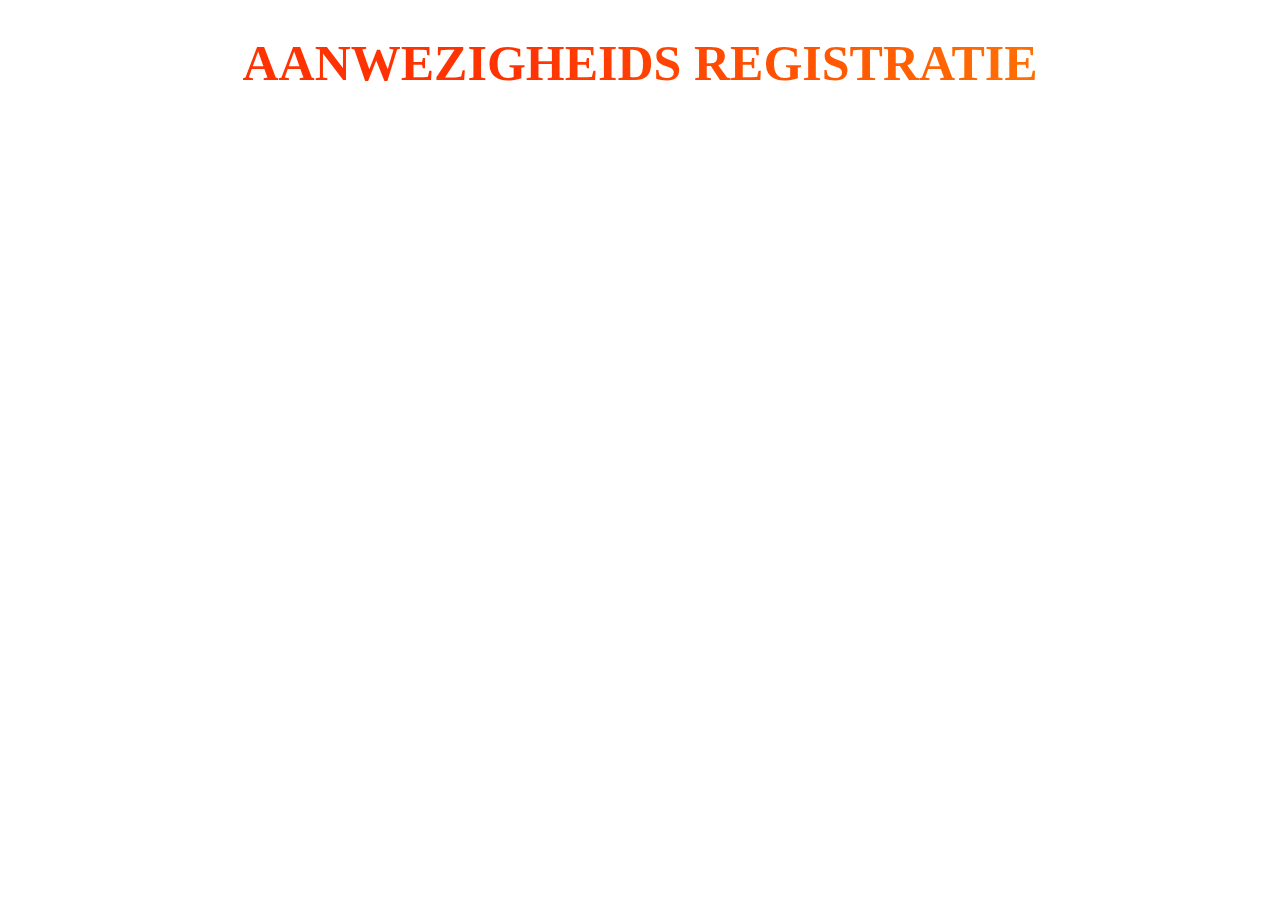
<file: animate/index.html>
<!DOCTYPE html>
<html lang="en" >
<head>
<meta charset="UTF-8">
<title></title>
<link href="https://fonts.googleapis.com/css?family=Roboto:900" rel="stylesheet">
<style>
html {
height: 100%;
}

h1 {
font-size: 50px;
text-transform:uppercase;
font-family: "Times New Roman", Times, serif;
}
.linear-wipe {
text-align: center;
background: -webkit-gradient(linear, left top, right top, color-stop(20%, #FF3202), color-stop(40%, #FF6E02), color-stop(60%, #FF6E02), color-stop(80%, #FF3202));
background: linear-gradient(to right, #FF3202 20%, #FF6E02 40%, #FF6E02 60%, #FF3202 80%);
background-size: 200% auto;
color: #000;
background-clip: text;
text-fill-color: transparent;
-webkit-background-clip: text;
-webkit-text-fill-color: transparent;
-webkit-animation: shine 3s linear infinite;
animation: shine 1s linear infinite;
}
@-webkit-keyframes shine {
to {
background-position: 200% center;
}
}
@keyframes shine {
to {
background-position: 200% center;
}
}
</style>
</head>
<body>

<h1 class="linear-wipe">Aanwezigheids Registratie</h1>
</body>
</html>
</file>
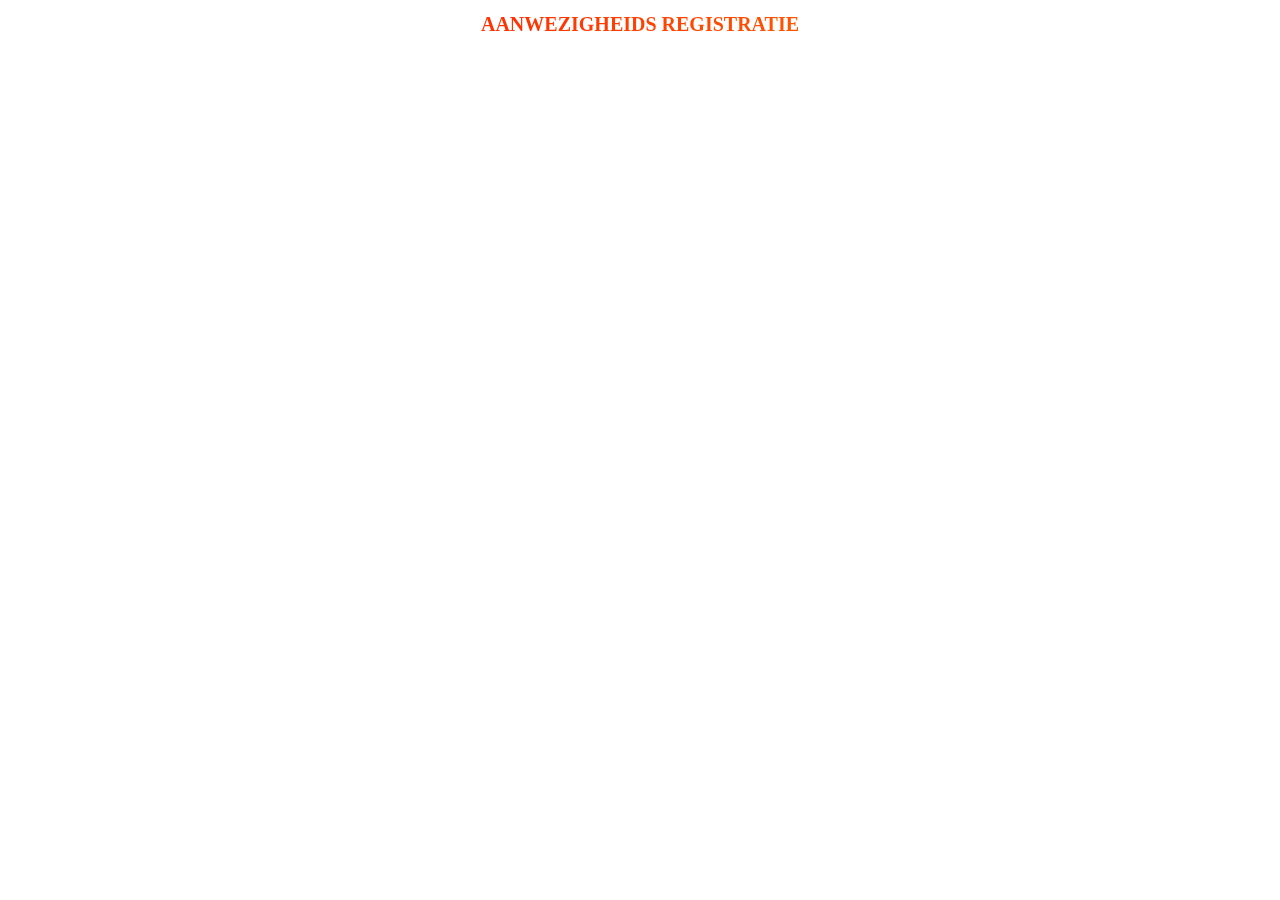
<file: view_my_attendance/animate/index.html>
<!DOCTYPE html>
<html lang="en" >
<head>
<meta charset="UTF-8">
<title></title>
<link href="https://fonts.googleapis.com/css?family=Roboto:900" rel="stylesheet">
<style>
html {
height: 100%;
}

h1 {
font-size: 20px;
text-transform:uppercase;
font-family: "Times New Roman", Times, serif;
}
.linear-wipe {
text-align: center;
background: -webkit-gradient(linear, left top, right top, color-stop(20%, #FF3202), color-stop(40%, #FF6E02), color-stop(60%, #FF6E02), color-stop(80%, #FF3202));
background: linear-gradient(to right, #FF3202 20%, #FF6E02 40%, #FF6E02 60%, #FF3202 80%);
background-size: 200% auto;
color: #000;
background-clip: text;
text-fill-color: transparent;
-webkit-background-clip: text;
-webkit-text-fill-color: transparent;
-webkit-animation: shine 3s linear infinite;
animation: shine 1s linear infinite;
}
@-webkit-keyframes shine {
to {
background-position: 200% center;
}
}
@keyframes shine {
to {
background-position: 200% center;
}
}
</style>
</head>
<body>

<h1 class="linear-wipe">Aanwezigheids Registratie</h1>
</body>
</html>
</file>
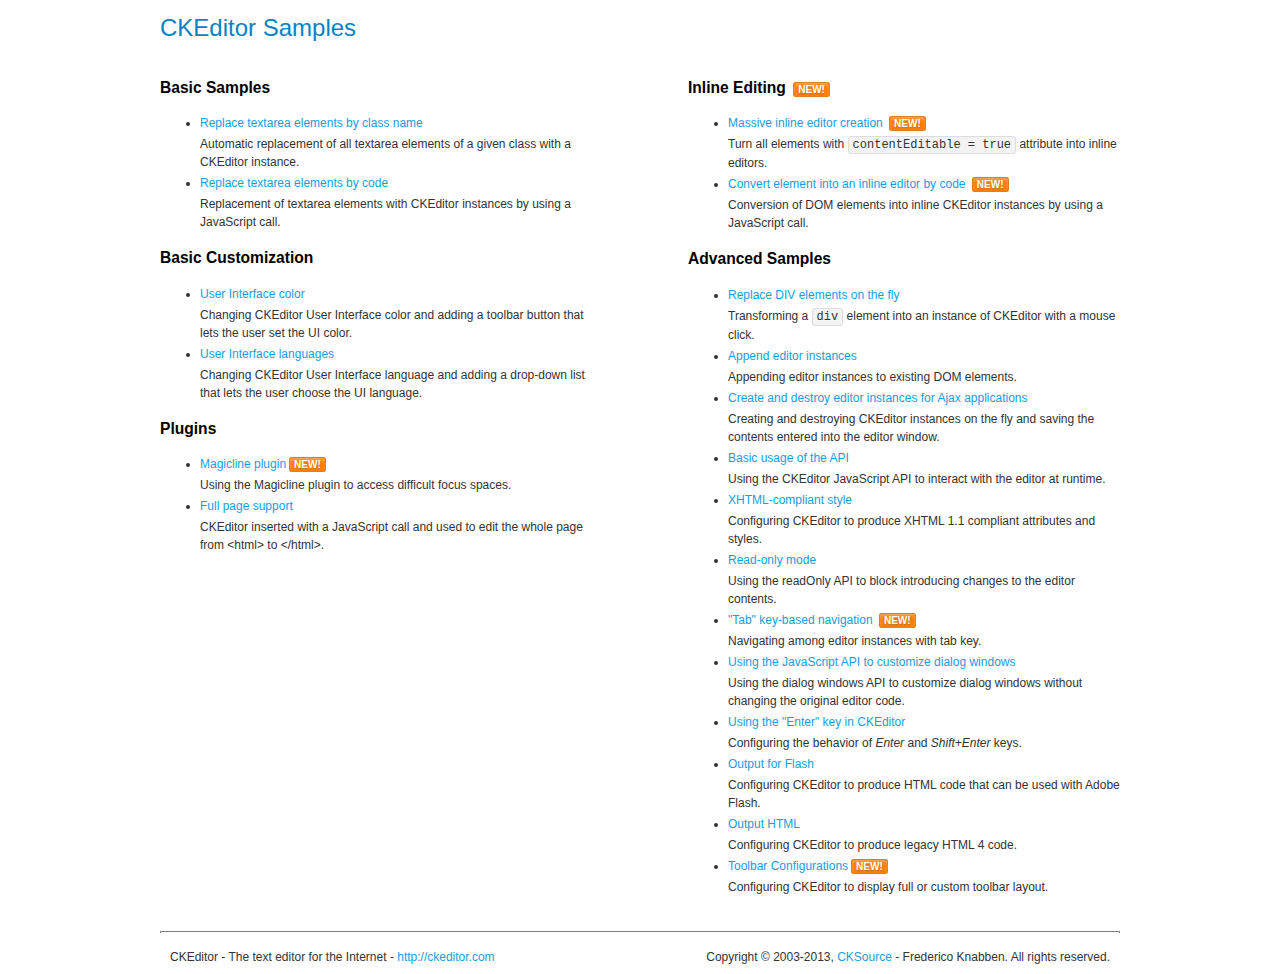
<file: view_my_attendance/assets3/ckeditor/samples/index.html>
<!DOCTYPE html>
<!--
Copyright (c) 2003-2013, CKSource - Frederico Knabben. All rights reserved.
For licensing, see LICENSE.html or http://ckeditor.com/license
-->
<html>
<head>
	<title>CKEditor Samples</title>
	<meta charset="utf-8">
	<link rel="stylesheet" href="sample.css">
</head>
<body>
	<h1 class="samples">
		CKEditor Samples
	</h1>
	<div class="twoColumns">
		<div class="twoColumnsLeft">
			<h2 class="samples">
				Basic Samples
			</h2>
			<dl class="samples">
				<dt><a class="samples" href="replacebyclass.html">Replace textarea elements by class name</a></dt>
				<dd>Automatic replacement of all textarea elements of a given class with a CKEditor instance.</dd>

				<dt><a class="samples" href="replacebycode.html">Replace textarea elements by code</a></dt>
				<dd>Replacement of textarea elements with CKEditor instances by using a JavaScript call.</dd>
			</dl>

			<h2 class="samples">
				Basic Customization
			</h2>
			<dl class="samples">
				<dt><a class="samples" href="uicolor.html">User Interface color</a></dt>
				<dd>Changing CKEditor User Interface color and adding a toolbar button that lets the user set the UI color.</dd>

				<dt><a class="samples" href="uilanguages.html">User Interface languages</a></dt>
				<dd>Changing CKEditor User Interface language and adding a drop-down list that lets the user choose the UI language.</dd>
			</dl>


			<h2 class="samples">Plugins</h2>
<dl class="samples">
<dt><a class="samples" href="plugins/magicline/magicline.html">Magicline plugin</a><span class="new">New!</span></dt>
<dd>Using the Magicline plugin to access difficult focus spaces.</dd>

<dt><a class="samples" href="plugins/wysiwygarea/fullpage.html">Full page support</a></dt>
<dd>CKEditor inserted with a JavaScript call and used to edit the whole page from &lt;html&gt; to &lt;/html&gt;.</dd>
</dl>
		</div>
		<div class="twoColumnsRight">
			<h2 class="samples">
				Inline Editing <span class="new">New!</span>
			</h2>
			<dl class="samples">
				<dt><a class="samples" href="inlineall.html">Massive inline editor creation</a> <span class="new">New!</span></dt>
				<dd>Turn all elements with <code>contentEditable = true</code> attribute into inline editors.</dd>

				<dt><a class="samples" href="inlinebycode.html">Convert element into an inline editor by code</a> <span class="new">New!</span></dt>
				<dd>Conversion of DOM elements into inline CKEditor instances by using a JavaScript call.</dd>

				
			</dl>

			<h2 class="samples">
				Advanced Samples
			</h2>
			<dl class="samples">
				<dt><a class="samples" href="divreplace.html">Replace DIV elements on the fly</a></dt>
				<dd>Transforming a <code>div</code> element into an instance of CKEditor with a mouse click.</dd>

				<dt><a class="samples" href="appendto.html">Append editor instances</a></dt>
				<dd>Appending editor instances to existing DOM elements.</dd>

				<dt><a class="samples" href="ajax.html">Create and destroy editor instances for Ajax applications</a></dt>
				<dd>Creating and destroying CKEditor instances on the fly and saving the contents entered into the editor window.</dd>

				<dt><a class="samples" href="api.html">Basic usage of the API</a></dt>
				<dd>Using the CKEditor JavaScript API to interact with the editor at runtime.</dd>

				<dt><a class="samples" href="xhtmlstyle.html">XHTML-compliant style</a></dt>
				<dd>Configuring CKEditor to produce XHTML 1.1 compliant attributes and styles.</dd>

				<dt><a class="samples" href="readonly.html">Read-only mode</a></dt>
				<dd>Using the readOnly API to block introducing changes to the editor contents.</dd>

				<dt><a class="samples" href="tabindex.html">"Tab" key-based navigation</a> <span class="new">New!</span></dt>
				<dd>Navigating among editor instances with tab key.</dd>


				
<dt><a class="samples" href="plugins/dialog/dialog.html">Using the JavaScript API to customize dialog windows</a></dt>
<dd>Using the dialog windows API to customize dialog windows without changing the original editor code.</dd>

<dt><a class="samples" href="plugins/enterkey/enterkey.html">Using the &quot;Enter&quot; key in CKEditor</a></dt>
<dd>Configuring the behavior of <em>Enter</em> and <em>Shift+Enter</em> keys.</dd>

<dt><a class="samples" href="plugins/htmlwriter/outputforflash.html">Output for Flash</a></dt>
<dd>Configuring CKEditor to produce HTML code that can be used with Adobe Flash.</dd>

<dt><a class="samples" href="plugins/htmlwriter/outputhtml.html">Output HTML</a></dt>
<dd>Configuring CKEditor to produce legacy HTML 4 code.</dd>

<dt><a class="samples" href="plugins/toolbar/toolbar.html">Toolbar Configurations</a><span class="new">New!</span></dt>
<dd>Configuring CKEditor to display full or custom toolbar layout.</dd>

			</dl>
		</div>
	</div>
	<div id="footer">
		<hr>
		<p>
			CKEditor - The text editor for the Internet - <a class="samples" href="http://ckeditor.com/">http://ckeditor.com</a>
		</p>
		<p id="copy">
			Copyright &copy; 2003-2013, <a class="samples" href="http://cksource.com/">CKSource</a> - Frederico Knabben. All rights reserved.
		</p>
	</div>
</body>
</html>
</file>
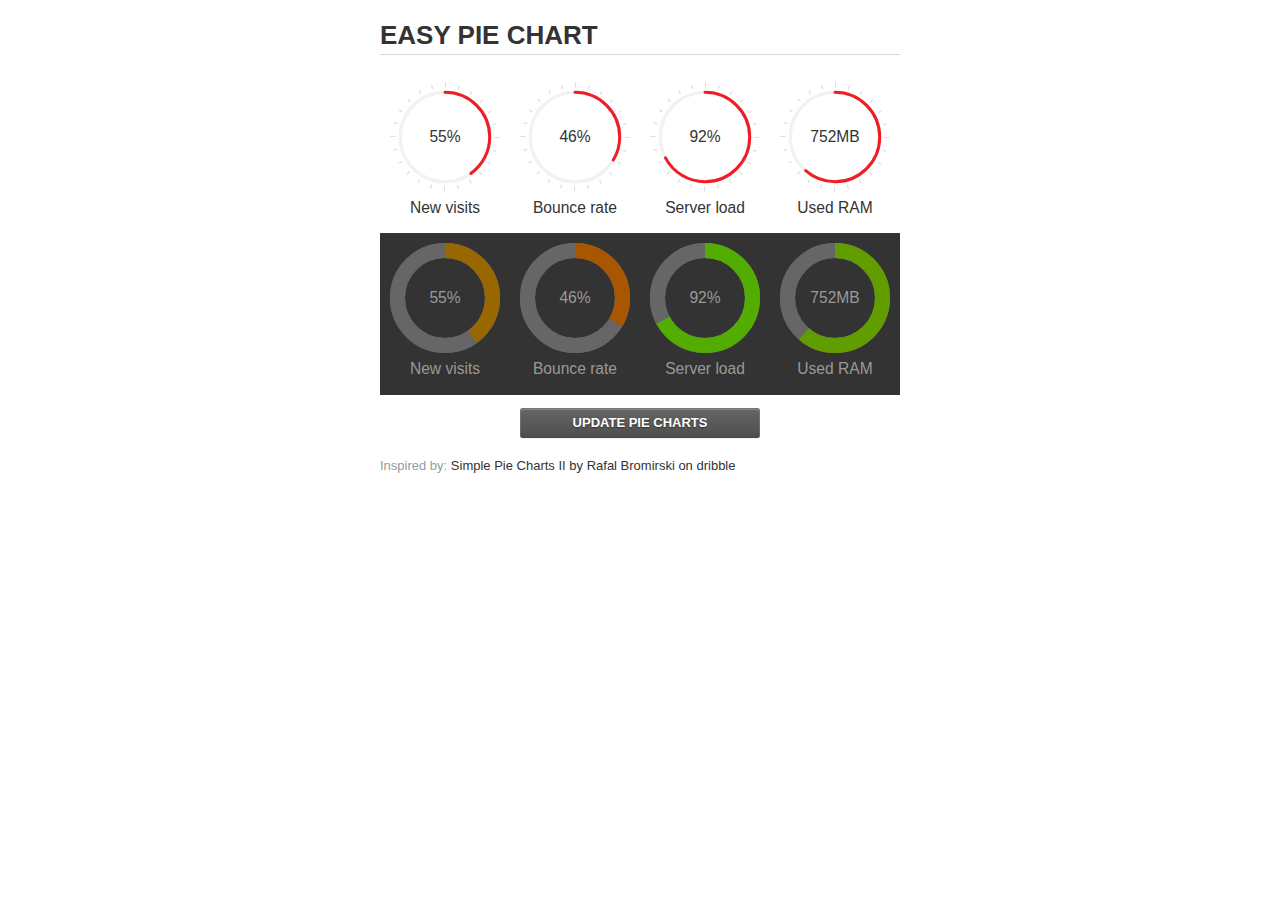
<file: view_my_attendance/assets3/jquery-easy-pie-chart/examples/index.html>
<!doctype html>
<html>
    <head>
        <meta charset="utf-8">
        <title>Easy Pie Chart</title>
        <script type="text/javascript" src="https://ajax.googleapis.com/ajax/libs/jquery/1.7.2/jquery.min.js"></script>
        <script type="text/javascript" src="http://html5shiv.googlecode.com/svn/trunk/html5.js"></script>
        <script type="text/javascript" src="excanvas.js"></script>
        <script type="text/javascript" src="../jquery.easy-pie-chart.js"></script>

        <link rel="stylesheet" type="text/css" href="style.css" media="screen">
        <link rel="stylesheet" type="text/css" href="../jquery.easy-pie-chart.css" media="screen">

        <meta name="viewport" content="width=device-width, initial-scale=1.0">

        <script type="text/javascript">
            var initPieChart = function() {
                $('.percentage').easyPieChart({
                    animate: 1000
                });
                $('.percentage-light').easyPieChart({
                    barColor: function(percent) {
                        percent /= 100;
                        return "rgb(" + Math.round(255 * (1-percent)) + ", " + Math.round(255 * percent) + ", 0)";
                    },
                    trackColor: '#666',
                    scaleColor: false,
                    lineCap: 'butt',
                    lineWidth: 15,
                    animate: 1000
                });

                $('.updateEasyPieChart').on('click', function(e) {
                  e.preventDefault();
                  $('.percentage, .percentage-light').each(function() {
                    var newValue = Math.round(100*Math.random());
                    $(this).data('easyPieChart').update(newValue);
                    $('span', this).text(newValue);
                  });
                });
            };
        </script>
    </head>
    <body onload="initPieChart();">
        <div class="container">
            <h1>EASY PIE CHART</h1>
            <div class="chart">
                <div class="percentage success" data-percent="55"><span>55</span>%</div>
                <div class="label">New visits</div>
            </div>
            <div class="chart">
                <div class="percentage" data-percent="46"><span>46</span>%</div>
                <div class="label">Bounce rate</div>
            </div>
            <div class="chart">
                <div class="percentage" data-percent="92"><span>92</span>%</div>
                <div class="label">Server load</div>
            </div>
            <div class="chart">
                <div class="percentage" data-percent="84"><span>752</span>MB</div>
                <div class="label">Used RAM</div>
            </div>
            <div style="clear:both;"></div>
            <div class="dark">
                <div class="chart">
                    <div id="sparkline_bar" class="percentage-light" data-percent="55"><span>55</span>%</div>
                    <div class="label">New visits</div>
                </div>
                <div class="chart">
                    <div id="sparkline_bar" class="percentage-light" data-percent="46"><span>46</span>%</div>
                    <div class="label">Bounce rate</div>
                </div>
                <div class="chart">
                    <div class="percentage-light" data-percent="92"><span>92</span>%</div>
                    <div class="label">Server load</div>
                </div>
                <div class="chart">
                    <div class="percentage-light" data-percent="84"><span>752</span>MB</div>
                    <div class="label">Used RAM</div>
                </div>
                <div style="clear:both;"></div>
            </div>

            <p><a href="#" class="button updateEasyPieChart">Update pie charts</a></p>

            <p class="credits">Inspired by: <a href="http://drbl.in/ezuc" target="_blank">Simple Pie Charts II by Rafal Bromirski on dribble</a></p>
        </div>
    </body>
</html>
</file>
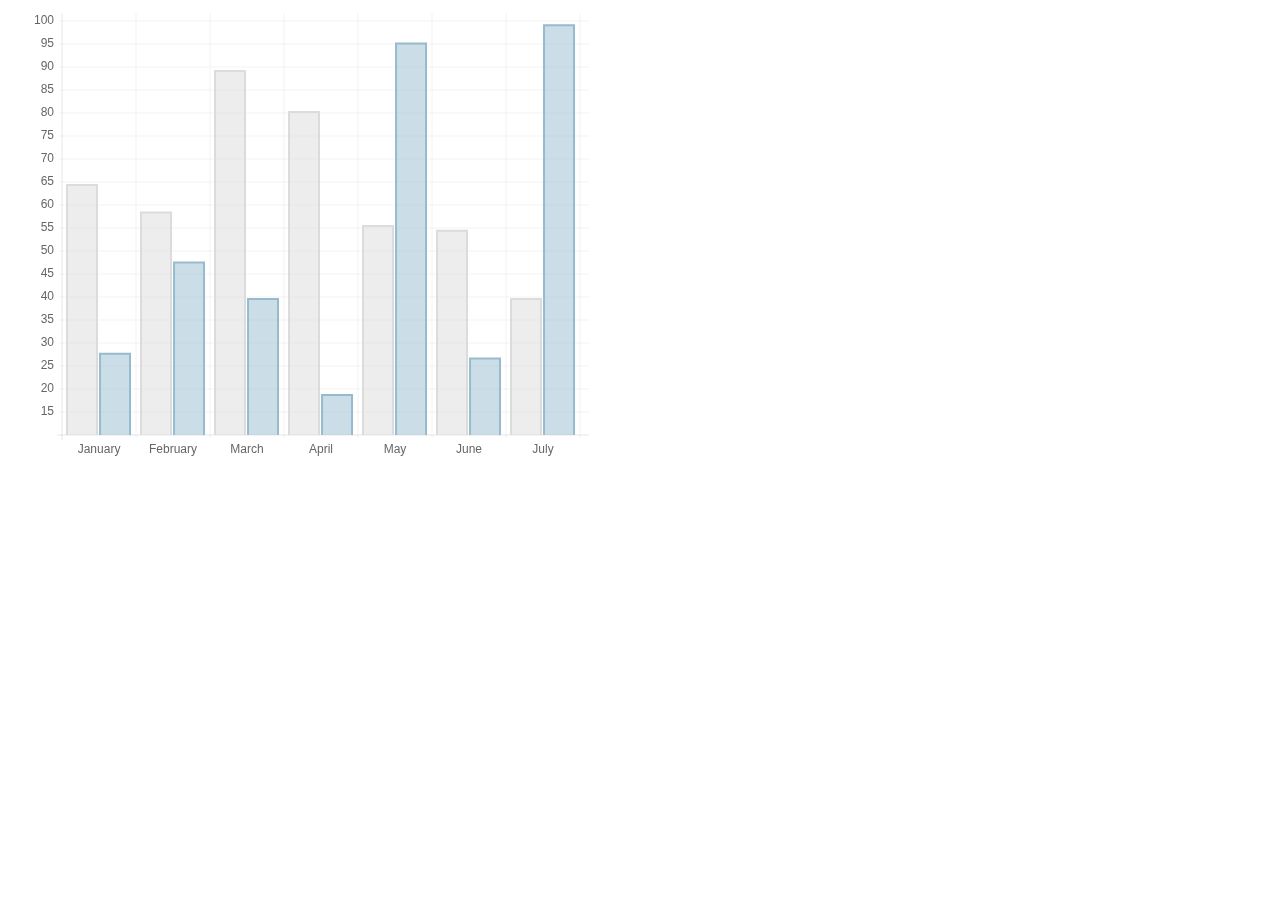
<file: view_my_attendance/assets3/chart-master/samples/bar.html>
<!doctype html>
<html>
	<head>
		<title>Bar Chart</title>
		<script src="../Chart.js"></script>
		<meta name = "viewport" content = "initial-scale = 1, user-scalable = no">
		<style>
			canvas{
			}
		</style>
	</head>
	<body>
		<canvas id="canvas" height="450" width="600"></canvas>


	<script>

		var barChartData = {
			labels : ["January","February","March","April","May","June","July"],
			datasets : [
				{
					fillColor : "rgba(220,220,220,0.5)",
					strokeColor : "rgba(220,220,220,1)",
					data : [65,59,90,81,56,55,40]
				},
				{
					fillColor : "rgba(151,187,205,0.5)",
					strokeColor : "rgba(151,187,205,1)",
					data : [28,48,40,19,96,27,100]
				}
			]
			
		}

	var myLine = new Chart(document.getElementById("canvas").getContext("2d")).Bar(barChartData);
	
	</script>
	</body>
</html>
</file>
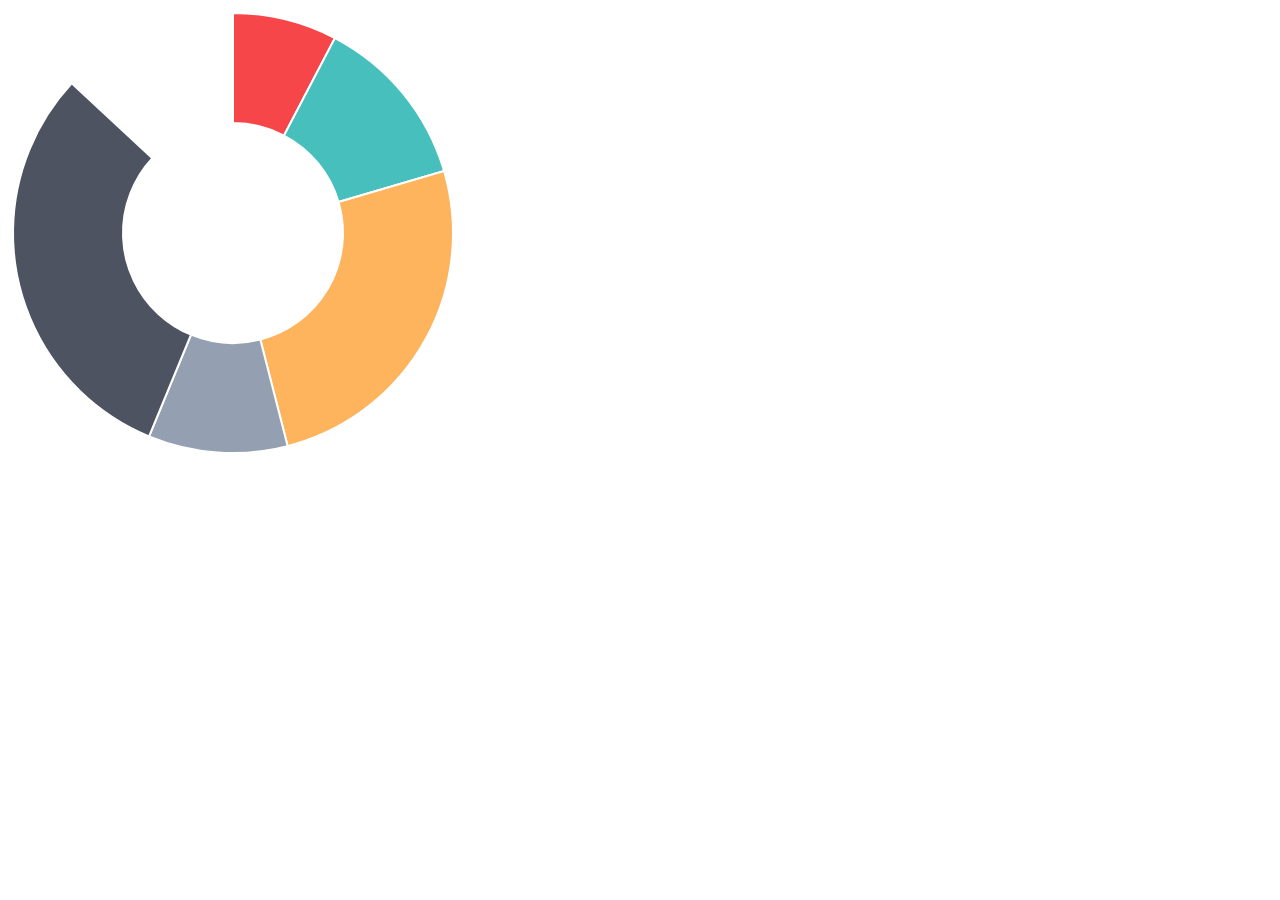
<file: view_my_attendance/assets3/chart-master/samples/doughnut.html>
<!doctype html>
<html>
	<head>
		<title>Doughnut Chart</title>
		<script src="../Chart.js"></script>
		<meta name = "viewport" content = "initial-scale = 1, user-scalable = no">
		<style>
			canvas{
			}
		</style>
	</head>
	<body>
		<canvas id="canvas" height="450" width="450"></canvas>


	<script>

		var doughnutData = [
				{
					value: 30,
					color:"#F7464A"
				},
				{
					value : 50,
					color : "#46BFBD"
				},
				{
					value : 100,
					color : "#FDB45C"
				},
				{
					value : 40,
					color : "#949FB1"
				},
				{
					value : 120,
					color : "#4D5360"
				}
			
			];

	var myDoughnut = new Chart(document.getElementById("canvas").getContext("2d")).Doughnut(doughnutData);
	
	</script>
	</body>
</html>
</file>
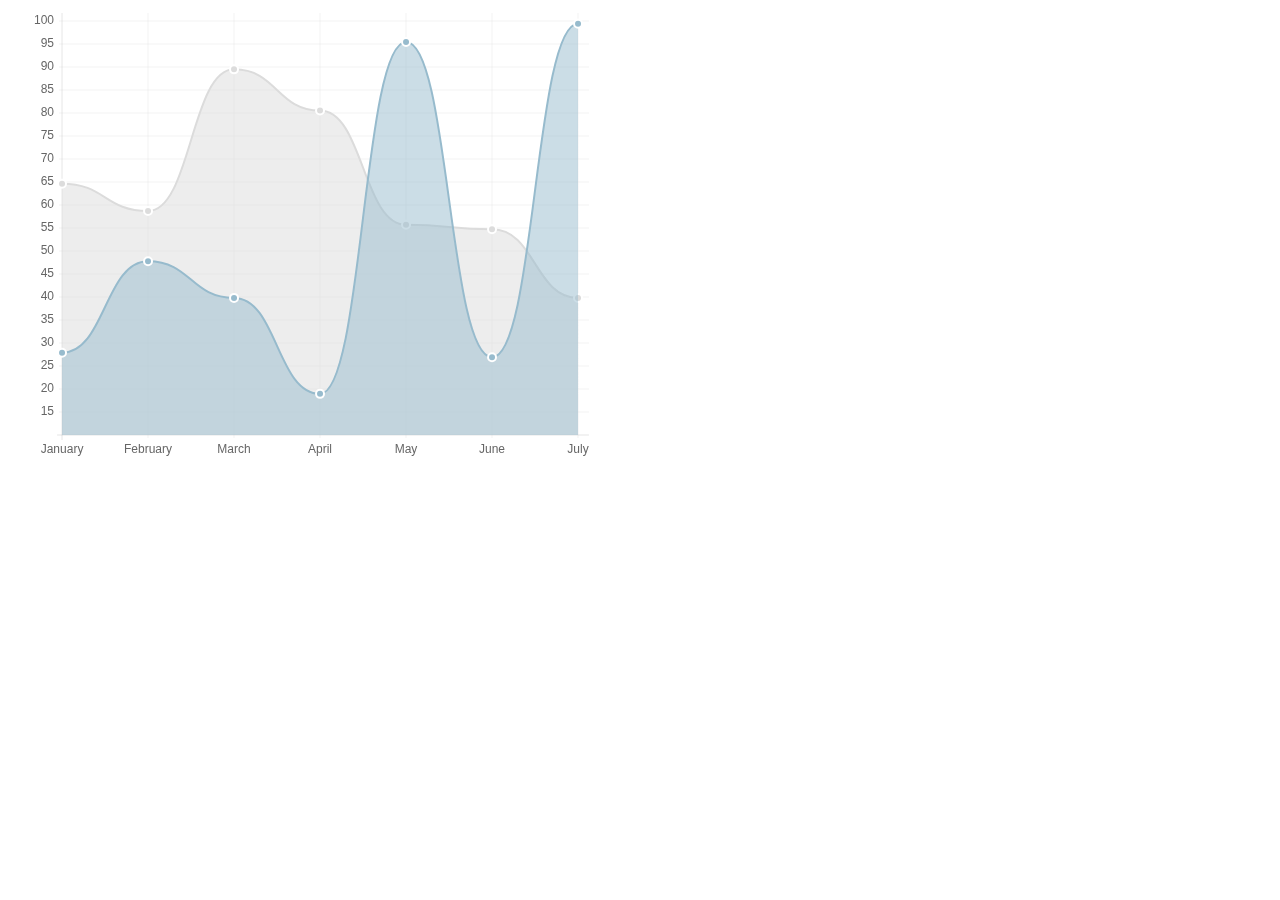
<file: view_my_attendance/assets3/chart-master/samples/line.html>
<!doctype html>
<html>
	<head>
		<title>Line Chart</title>
		<script src="../Chart.js"></script>
		<meta name = "viewport" content = "initial-scale = 1, user-scalable = no">
		<style>
			canvas{
			}
		</style>
	</head>
	<body>
		<canvas id="canvas" height="450" width="600"></canvas>


	<script>

		var lineChartData = {
			labels : ["January","February","March","April","May","June","July"],
			datasets : [
				{
					fillColor : "rgba(220,220,220,0.5)",
					strokeColor : "rgba(220,220,220,1)",
					pointColor : "rgba(220,220,220,1)",
					pointStrokeColor : "#fff",
					data : [65,59,90,81,56,55,40]
				},
				{
					fillColor : "rgba(151,187,205,0.5)",
					strokeColor : "rgba(151,187,205,1)",
					pointColor : "rgba(151,187,205,1)",
					pointStrokeColor : "#fff",
					data : [28,48,40,19,96,27,100]
				}
			]
			
		}

	var myLine = new Chart(document.getElementById("canvas").getContext("2d")).Line(lineChartData);
	
	</script>
	</body>
</html>
</file>
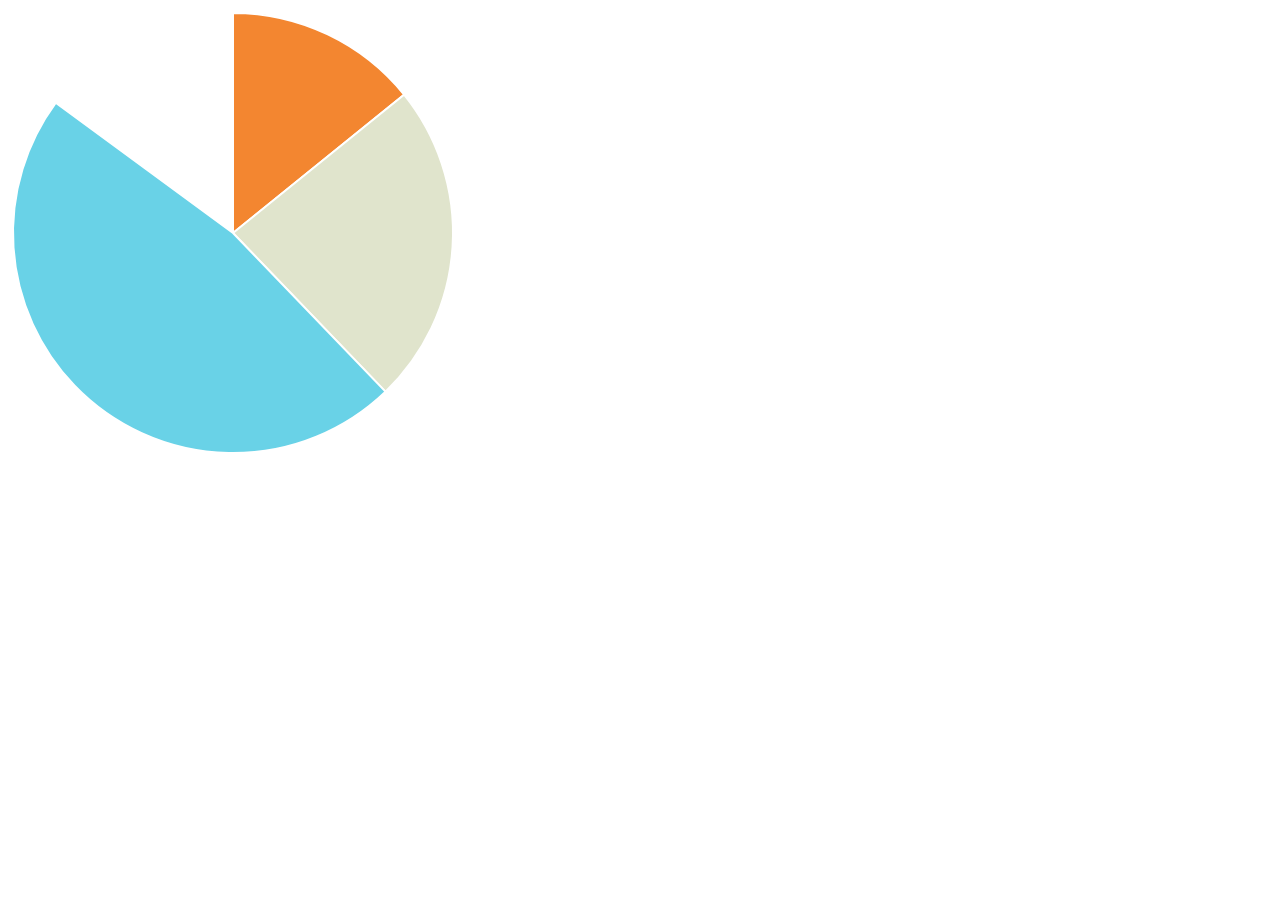
<file: view_my_attendance/assets3/chart-master/samples/pie.html>
<!doctype html>
<html>
	<head>
		<title>Radar Chart</title>
		<script src="../Chart.js"></script>
		<meta name = "viewport" content = "initial-scale = 1, user-scalable = no">
		<style>
			canvas{
			}
		</style>
	</head>
	<body>
		<canvas id="canvas" height="450" width="450"></canvas>


	<script>

		var pieData = [
				{
					value: 30,
					color:"#F38630"
				},
				{
					value : 50,
					color : "#E0E4CC"
				},
				{
					value : 100,
					color : "#69D2E7"
				}
			
			];

	var myPie = new Chart(document.getElementById("canvas").getContext("2d")).Pie(pieData);
	
	</script>
	</body>
</html>
</file>
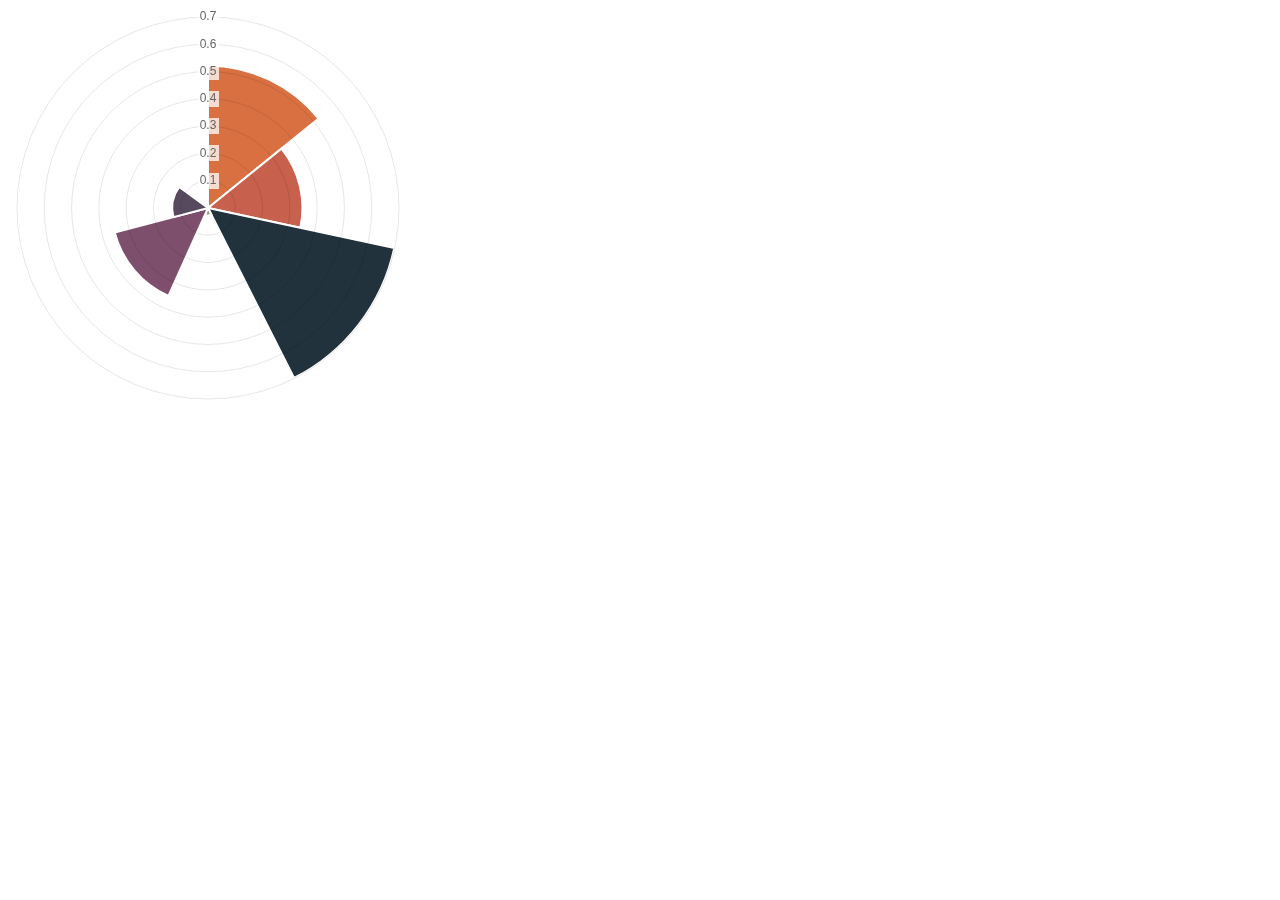
<file: view_my_attendance/assets3/chart-master/samples/polarArea.html>
<!doctype html>
<html>
	<head>
		<title>Polar Area Chart</title>
		<script src="../Chart.js"></script>
		<meta name = "viewport" content = "initial-scale = 1, user-scalable = no">
		<style>
		</style>
	</head>
	<body>
		<canvas id="canvas" height="400" width="400"></canvas>


	<script>
	var chartData = [
			{
				value : Math.random(),
				color: "#D97041"
			},
			{
				value : Math.random(),
				color: "#C7604C"
			},
			{
				value : Math.random(),
				color: "#21323D"
			},
			{
				value : Math.random(),
				color: "#9D9B7F"
			},
			{
				value : Math.random(),
				color: "#7D4F6D"
			},
			{
				value : Math.random(),
				color: "#584A5E"
			}
		];
	var myPolarArea = new Chart(document.getElementById("canvas").getContext("2d")).PolarArea(chartData);
	</script>
	</body>
</html>
</file>
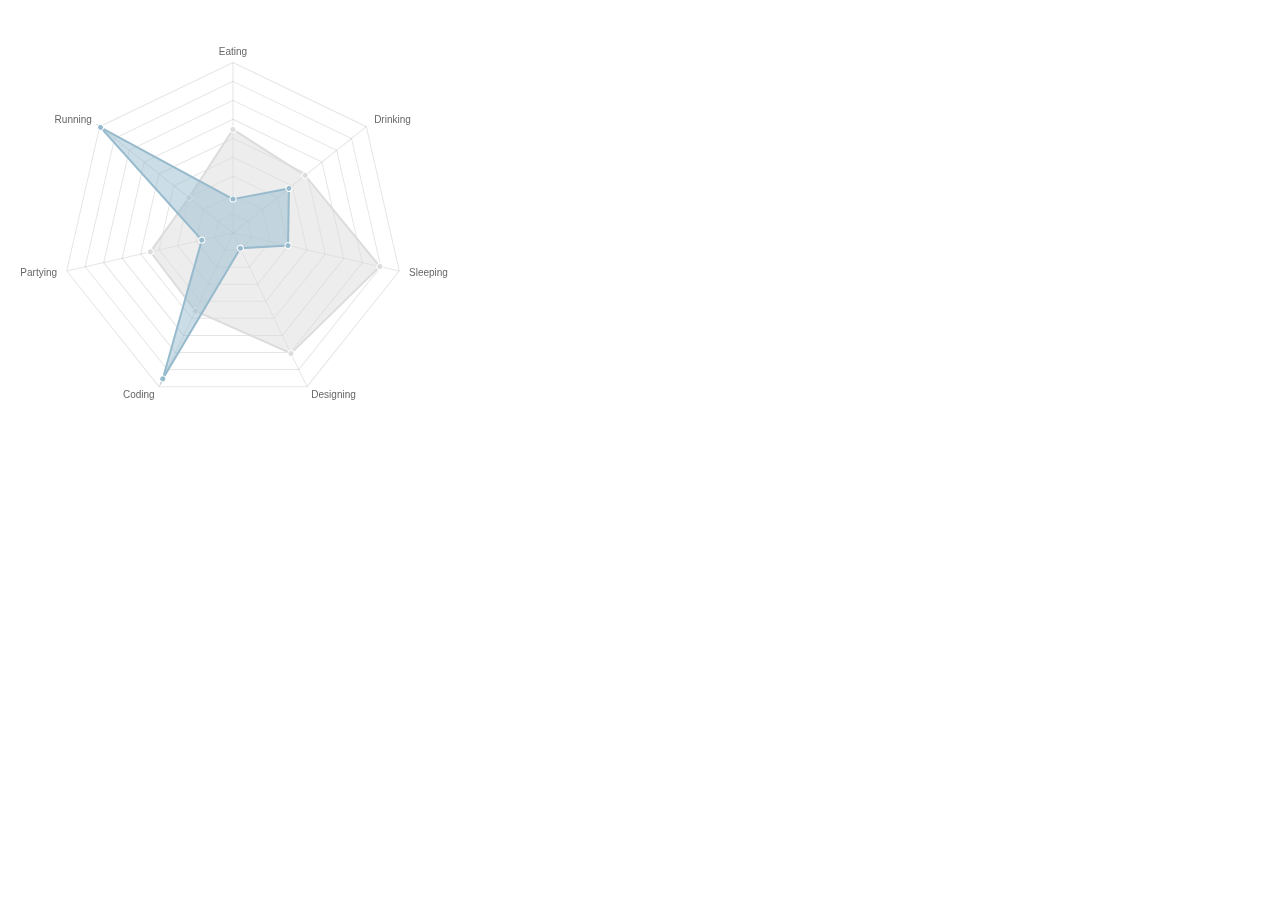
<file: view_my_attendance/assets3/chart-master/samples/radar.html>
<!doctype html>
<html>
	<head>
		<title>Radar Chart</title>
		<script src="../Chart.js"></script>
		<meta name = "viewport" content = "initial-scale = 1, user-scalable = no">
		<style>
			canvas{
			}
		</style>
	</head>
	<body>
		<canvas id="canvas" height="450" width="450"></canvas>


	<script>

		var radarChartData = {
			labels : ["Eating","Drinking","Sleeping","Designing","Coding","Partying","Running"],
			datasets : [
				{
					fillColor : "rgba(220,220,220,0.5)",
					strokeColor : "rgba(220,220,220,1)",
					pointColor : "rgba(220,220,220,1)",
					pointStrokeColor : "#fff",
					data : [65,59,90,81,56,55,40]
				},
				{
					fillColor : "rgba(151,187,205,0.5)",
					strokeColor : "rgba(151,187,205,1)",
					pointColor : "rgba(151,187,205,1)",
					pointStrokeColor : "#fff",
					data : [28,48,40,19,96,27,100]
				}
			]
			
		}

	var myRadar = new Chart(document.getElementById("canvas").getContext("2d")).Radar(radarChartData,{scaleShowLabels : false, pointLabelFontSize : 10});
	
	</script>
	</body>
</html>
</file>
<file: view_my_attendance/assets3/ckeditor/samples/sample.css>
/*
Copyright (c) 2003-2013, CKSource - Frederico Knabben. All rights reserved.
For licensing, see LICENSE.html or http://ckeditor.com/license
*/

html, body, h1, h2, h3, h4, h5, h6, div, span, blockquote, p, address, form, fieldset, img, ul, ol, dl, dt, dd, li, hr, table, td, th, strong, em, sup, sub, dfn, ins, del, q, cite, var, samp, code, kbd, tt, pre
{
	line-height: 1.5em;
}

body
{
	padding: 10px 30px;
}

input, textarea, select, option, optgroup, button, td, th
{
	font-size: 100%;
}

pre, code, kbd, samp, tt
{
	font-family: monospace,monospace;
	font-size: 1em;
}

body {
    width: 960px;
    margin: 0 auto;
}

code
{
	background: #f3f3f3;
	border: 1px solid #ddd;
	padding: 1px 4px;

	-moz-border-radius: 3px;
	-webkit-border-radius: 3px;
	border-radius: 3px;
}

.new
{
	background: #FF7E00;
	border: 1px solid #DA8028;
	color: #fff;
	font-size: 10px;
	font-weight: bold;
	padding: 1px 4px;
	text-shadow: 0 1px 0 #C97626;
	text-transform: uppercase;
	margin: 0 0 0 3px;

	-moz-border-radius: 3px;
	-webkit-border-radius: 3px;
	border-radius: 3px;

	-moz-box-shadow: 0 2px 3px 0 #FFA54E inset;
	-webkit-box-shadow: 0 2px 3px 0 #FFA54E inset;
	box-shadow: 0 2px 3px 0 #FFA54E inset;
}

h1.samples
{
	color: #0782C1;
	font-size: 200%;
	font-weight: normal;
	margin: 0;
	padding: 0;
}

h1.samples a
{
	color: #0782C1;
	text-decoration: none;
	border-bottom: 1px dotted #0782C1;
}

.samples a:hover
{
	border-bottom: 1px dotted #0782C1;
}

h2.samples
{
	color: #000000;
	font-size: 130%;
	margin: 15px 0 0 0;
	padding: 0;
}

p, blockquote, address, form, pre, dl, h1.samples, h2.samples
{
	margin-bottom: 15px;
}

ul.samples
{
	margin-bottom: 15px;
}

.clear
{
	clear: both;
}

fieldset
{
	margin: 0;
	padding: 10px;
}

body, input, textarea
{
	color: #333333;
	font-family: Arial, Helvetica, sans-serif;
}

body
{
	font-size: 75%;
}

a.samples
{
	color: #189DE1;
	text-decoration: none;
}

form
{
	margin: 0;
	padding: 0;
}

pre.samples
{
	background-color: #F7F7F7;
	border: 1px solid #D7D7D7;
	overflow: auto;
	padding: 0.25em;
	white-space: pre-wrap; /* CSS 2.1 */
	word-wrap: break-word; /* IE7 */
	-moz-tab-size: 4;
	-o-tab-size: 4;
	-webkit-tab-size: 4;
	tab-size: 4;
}

#footer
{
	clear: both;
	padding-top: 10px;
}

#footer hr
{
	margin: 10px 0 15px 0;
	height: 1px;
	border: solid 1px gray;
	border-bottom: none;
}

#footer p
{
	margin: 0 10px 10px 10px;
	float: left;
}

#footer #copy
{
	float: right;
}

#outputSample
{
	width: 100%;
	table-layout: fixed;
}

#outputSample thead th
{
	color: #dddddd;
	background-color: #999999;
	padding: 4px;
	white-space: nowrap;
}

#outputSample tbody th
{
	vertical-align: top;
	text-align: left;
}

#outputSample pre
{
	margin: 0;
	padding: 0;
}

.description
{
	border: 1px dotted #B7B7B7;
	margin-bottom: 10px;
	padding: 10px 10px 0;
	overflow: hidden;
}

label
{
	display: block;
	margin-bottom: 6px;
}

/**
 *	CKEditor editables are automatically set with the "cke_editable" class
 *	plus cke_editable_(inline|themed) depending on the editor type.
 */

/* Style a bit the inline editables. */
.cke_editable.cke_editable_inline
{
	cursor: pointer;
}

/* Once an editable element gets focused, the "cke_focus" class is
   added to it, so we can style it differently. */
.cke_editable.cke_editable_inline.cke_focus
{
	box-shadow: inset 0px 0px 20px 3px #ddd, inset 0 0 1px #000;
	outline: none;
	background: #eee;
	cursor: text;
}

/* Avoid pre-formatted overflows inline editable. */
.cke_editable_inline pre
{
	white-space: pre-wrap;
	word-wrap: break-word;
}

/**
 *	Samples index styles.
 */

.twoColumns,
.twoColumnsLeft,
.twoColumnsRight
{
	overflow: hidden;
}

.twoColumnsLeft,
.twoColumnsRight
{
	width: 45%;
}

.twoColumnsLeft
{
	float: left;
}

.twoColumnsRight
{
	float: right;
}

dl.samples
{
	padding: 0 0 0 40px;
}
dl.samples > dt
{
	display: list-item;
	list-style-type: disc;
	list-style-position: outside;
	margin: 0 0 3px;
}
dl.samples > dd
{
	margin: 0 0 3px;
}
.warning
{
    color: #ff0000;
	background-color: #FFCCBA;
    border: 2px dotted #ff0000;
	padding: 15px 10px;
	margin: 10px 0;
}

/* Used on inline samples */

blockquote
{
	font-style: italic;
	font-family: Georgia, Times, "Times New Roman", serif;
	padding: 2px 0;
	border-style: solid;
	border-color: #ccc;
	border-width: 0;
}

.cke_contents_ltr blockquote
{
	padding-left: 20px;
	padding-right: 8px;
	border-left-width: 5px;
}

.cke_contents_rtl blockquote
{
	padding-left: 8px;
	padding-right: 20px;
	border-right-width: 5px;
}

img.right {
    border: 1px solid #ccc;
    float: right;
    margin-left: 15px;
    padding: 5px;
}

img.left {
    border: 1px solid #ccc;
    float: left;
    margin-right: 15px;
    padding: 5px;
}
</file>
<file: view_my_attendance/assets3/jquery-easy-pie-chart/examples/style.css>
body {
    font: 13px/1.4 'Helvetica Neue', 'Helvetica','Arial', sans-serif;
    color: #333;
}

.container {
    width: 520px;
    margin: auto;
}

h1 {
    border-bottom: 1px solid #d9d9d9;
}

a {
    color: #be2221;
    text-decoration: none;
}

.chart {
    float: left;
    margin: 10px;
}

.percentage,
.label {
    text-align: center;
    color: #333;
    font-weight: 100;
    font-size: 1.2em;
    margin-bottom: 0.3em;
}

.credits {
    padding-top: 0.5em;
    clear: both;
    color: #999;
}

.credits a {
    color: #333;
}

.dark {
    background: #333;
}

.dark .percentage-light,
.dark .label {
    text-align: center;
    color: #999;
    font-weight: 100;
    font-size: 1.2em;
    margin-bottom: 0.3em;
}


.button {
  -webkit-box-shadow: inset 0 0 1px #000, inset 0 1px 0 1px rgba(255,255,255,0.2), 0 1px 1px -1px rgba(0, 0, 0, .5);
  -moz-box-shadow: inset 0 0 1px #000, inset 0 1px 0 1px rgba(255,255,255,0.2), 0 1px 1px -1px rgba(0, 0, 0, .5);
  box-shadow: inset 0 0 1px #000, inset 0 1px 0 1px rgba(255,255,255,0.2), 0 1px 1px -1px rgba(0, 0, 0, .5);
  -webkit-border-radius: 3px;
  -moz-border-radius: 3px;
  border-radius: 3px;
  padding: 6px 20px;
  font-weight: bold;
  text-transform: uppercase;
  display: block;
  margin: auto;
  max-width: 200px;
  text-align: center;
  background-color: #5c5c5c;
  background-image: -moz-linear-gradient(top, #666666, #4d4d4d);
  background-image: -ms-linear-gradient(top, #666666, #4d4d4d);
  background-image: -webkit-gradient(linear, 0 0, 0 100%, from(#666666), to(#4d4d4d));
  background-image: -webkit-linear-gradient(top, #666666, #4d4d4d);
  background-image: -o-linear-gradient(top, #666666, #4d4d4d);
  background-image: linear-gradient(top, #666666, #4d4d4d);
  background-repeat: repeat-x;
  filter: progid:DXImageTransform.Microsoft.gradient(startColorstr='#666666', endColorstr='#4d4d4d', GradientType=0);
  color: #ffffff;
  text-shadow: 0 1px 1px #333333;
}
.button:hover {
  color: #ffffff;
  text-decoration: none;
  background-color: #616161;
  background-image: -moz-linear-gradient(top, #6b6b6b, #525252);
  background-image: -ms-linear-gradient(top, #6b6b6b, #525252);
  background-image: -webkit-gradient(linear, 0 0, 0 100%, from(#6b6b6b), to(#525252));
  background-image: -webkit-linear-gradient(top, #6b6b6b, #525252);
  background-image: -o-linear-gradient(top, #6b6b6b, #525252);
  background-image: linear-gradient(top, #6b6b6b, #525252);
  background-repeat: repeat-x;
  filter: progid:DXImageTransform.Microsoft.gradient(startColorstr='#6b6b6b', endColorstr='#525252', GradientType=0);
}
.button:active {
  background-color: #575757;
  background-image: -moz-linear-gradient(top, #616161, #474747);
  background-image: -ms-linear-gradient(top, #616161, #474747);
  background-image: -webkit-gradient(linear, 0 0, 0 100%, from(#616161), to(#474747));
  background-image: -webkit-linear-gradient(top, #616161, #474747);
  background-image: -o-linear-gradient(top, #616161, #474747);
  background-image: linear-gradient(top, #616161, #474747);
  background-repeat: repeat-x;
  filter: progid:DXImageTransform.Microsoft.gradient(startColorstr='#616161', endColorstr='#474747', GradientType=0);
  -webkit-transform: translate(0, 1px);
  -moz-transform: translate(0, 1px);
  -ms-transform: translate(0, 1px);
  -o-transform: translate(0, 1px);
  transform: translate(0, 1px);
}
.button:disabled {
  background-color: #dddddd;
  background-image: -moz-linear-gradient(top, #e7e7e7, #cdcdcd);
  background-image: -ms-linear-gradient(top, #e7e7e7, #cdcdcd);
  background-image: -webkit-gradient(linear, 0 0, 0 100%, from(#e7e7e7), to(#cdcdcd));
  background-image: -webkit-linear-gradient(top, #e7e7e7, #cdcdcd);
  background-image: -o-linear-gradient(top, #e7e7e7, #cdcdcd);
  background-image: linear-gradient(top, #e7e7e7, #cdcdcd);
  background-repeat: repeat-x;
  filter: progid:DXImageTransform.Microsoft.gradient(startColorstr='#e7e7e7', endColorstr='#cdcdcd', GradientType=0);
  color: #939393;
  text-shadow: 0 1px 1px #fff;
}

@media screen and (max-device-width: 480px) {
  .container{
    width: 100%;
  }
}
</file>
